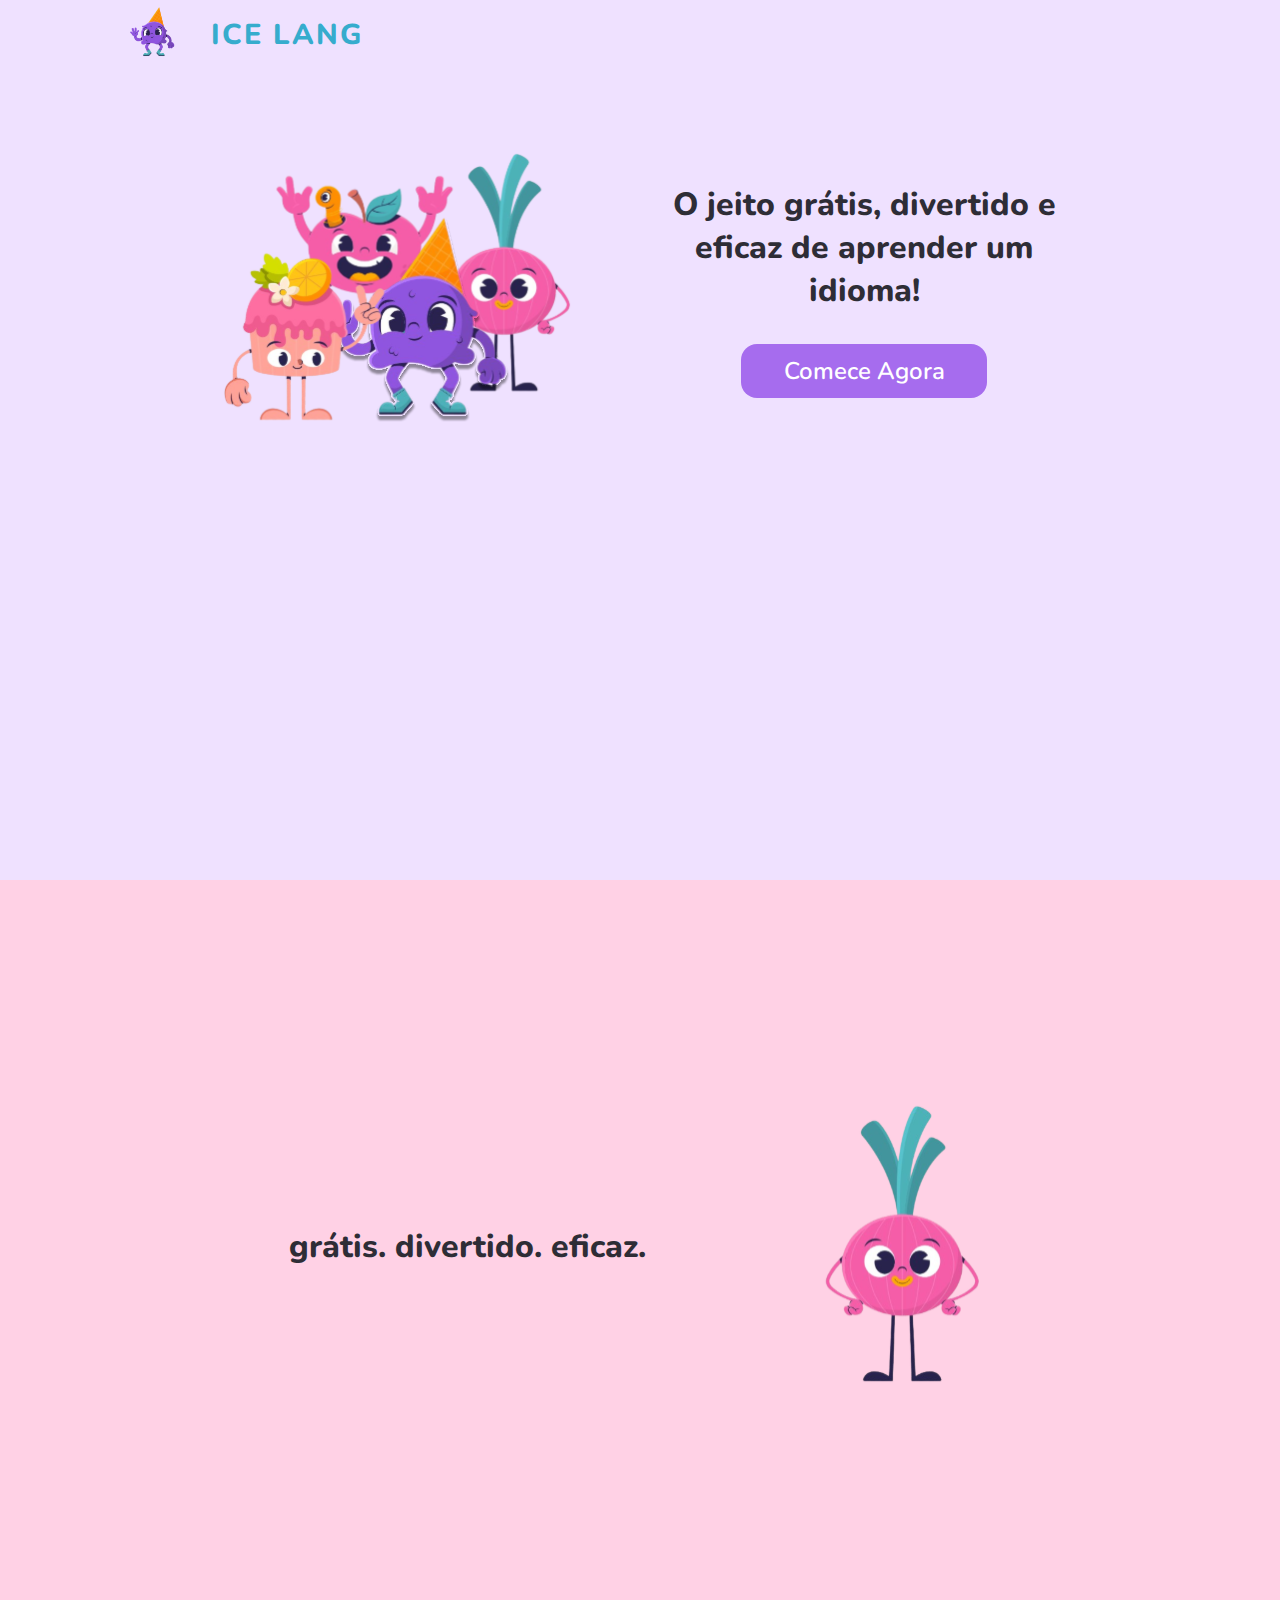
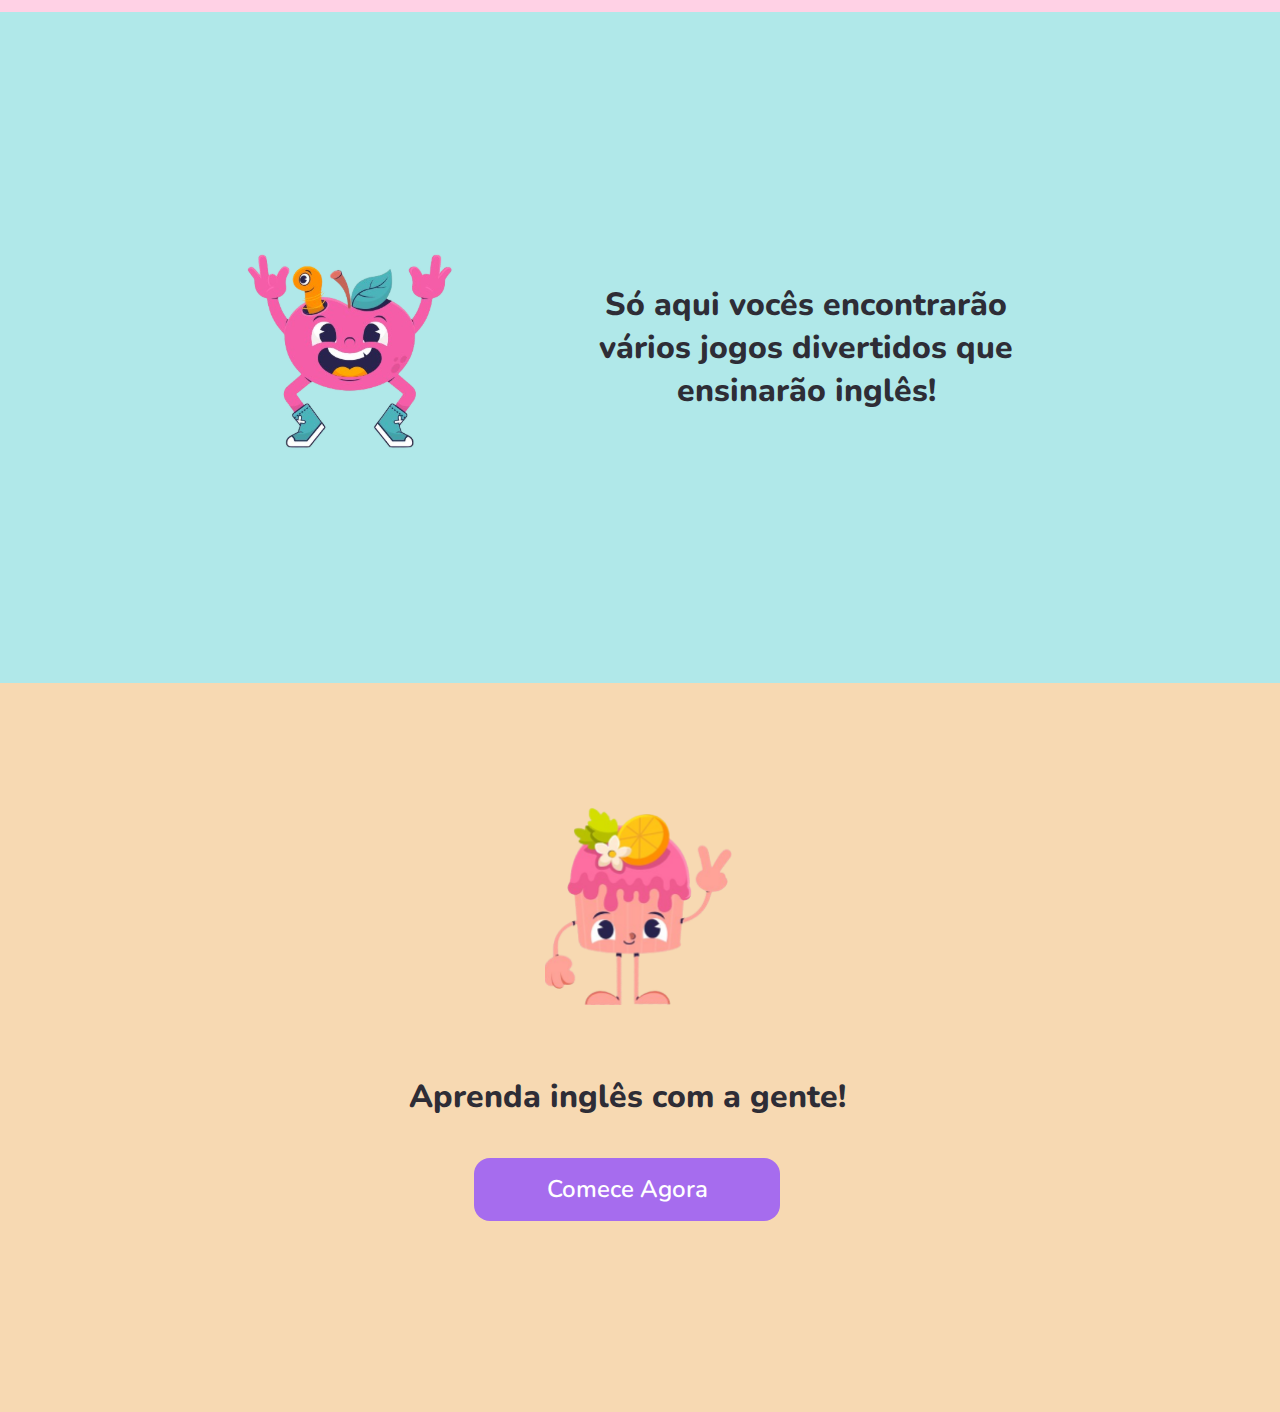
<file: index.html>
<!DOCTYPE html>
<html lang="pt-br">
<head>
    <meta charset="UTF-8">
    <meta name="viewport" content="width=device-width, initial-scale=1.0">
    <link rel="stylesheet" href="style.css">
    <link rel="shortcut icon" href="icon/icon.ico" type="image/x-icon">
    <title>Ice Lang</title>
</head>
<body>

    <header class="header-container">
        <nav class="header-content">
            <div class="header-logo">

                <a class="header-logo-content" href="">
                    <img src="images/ice-bem-vindo.png" alt="">
                </a>

                <a class="header-logo-content text-transform" href="">
                    <span>Ice Lang</span>
                </a>

            </div>

        </nav>
    </header>

    <main>

        <!-- SECTION 1 -->
        <section class="section1-container">

            <div class="section1-content">
                <div class="section1-content-images">
                    <img src="images/Characters-1.svg" alt="">
                </div>
                <div class="section1-content-text">
                    <h1>O jeito grátis, divertido e eficaz de aprender um idioma!</h1>
                    <ul class="section1-button-container">
                        <li class="section1-button-content">
                            <a class="section1-button-link" href="home.html">Comece Agora</a>
                        </li>
                    </ul>
                </div>
            </div>

        </section>

        <!-- SECTION 2 -->
        <section class="section2-container">

            <div class="section2-content">
                <div class="section2-content-text">
                    <h2 class="section2-title">grátis. divertido. eficaz.</h2>
                    <!-- <p class="section2-desc">Venha aprender inglês se divertindo com vários jogos!</p> -->
                </div>
                <div class="section2-content-images">
                    <img class="section2-image" src="images/Character-2.svg" alt="">
                </div>
            </div>

        </section>

        <!-- SECTION 3 -->
         <section class="section3-container">
            <div class="section3-content">
                <div class="section3-content-images">
                    <img class="section3-image" src="images/Character-3.svg" alt="">
                </div>
                <div class="section3-content-text">
                    <h2 class="section3-title">Só aqui vocês encontrarão vários jogos divertidos que ensinarão inglês!</h2>
                    <!-- <p class="section3-desc">Temos Quiz, Flashcards, entre vários outros.</p> -->
                </div>
            </div>
         </section>

         <!-- SECTION 4 -->
          <section class="section4-container">
            <div class="section4-content">
                <div class="section4-content-images">
                    <img class="section4-image" src="images/Character-4.png" alt="">
                </div>
                <div class="section4-content-text">
                    <h2 class="section4-title">Aprenda inglês com a gente!</h2>
                    <ul class="section4-button-container">
                        <li class="section4-button-content">
                            <a class="section4-button-link" href="home.html">Comece Agora</a>
                        </li>
                    </ul>
                </div>
            </div>
          </section>

    </main>

    <footer class="footer-container">
        <div class="footer-content">

        </div>
    </footer>

</body>
</html>
</file>
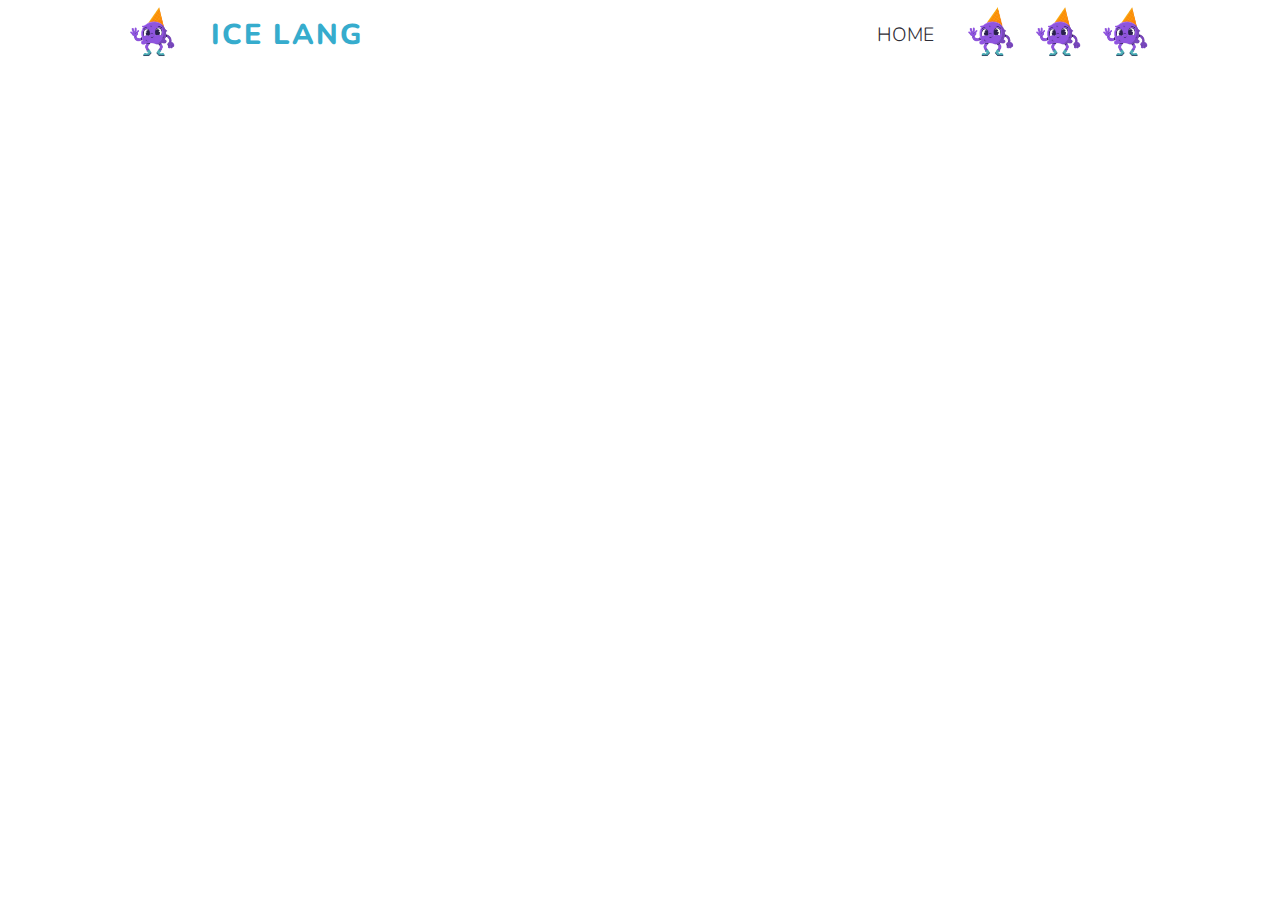
<file: home.html>
<!DOCTYPE html>
<html lang="pt-br">
<head>
    <meta charset="UTF-8">
    <meta name="viewport" content="width=device-width, initial-scale=1.0">
    <link rel="stylesheet" href="style-home.css">
    <link rel="shortcut icon" href="icon/icon.ico" type="image/x-icon">
    
    <title>Home</title>
</head>
<body>

    <header class="header-container">
        <nav class="header-content">

            <div class="header-logo">
                <a class="header-logo-content" href="">
                    <img src="images/ice-bem-vindo.png" alt="">
                </a>
                <a class="header-logo-content text-transform" href="">
                    <span>Ice Lang</span>
                </a>
            </div>

            <div class="header-games">
                <div class="header-games-text">
                    <a class="header-games-link" href="">
                        <span>Home</span>
                    </a>
                </div>
                <div class="header-games-icons">
                    <a class="header-games-link" href="">
                        <img src="images/ice-bem-vindo.png" alt="">
                    </a>
                    <a class="header-games-link" href="">
                        <img src="images/ice-bem-vindo.png" alt="">
                    </a>
                    <a class="header-games-link" href="">
                        <img src="images/ice-bem-vindo.png" alt="">
                    </a>
                </div>
            </div>

        </nav>
    </header>

    <main>
        <section class="section-container">
            <div class="section-content">

            </div>
        </section>
    </main>

    <footer>
    </footer>
</body>
</html>
</file>
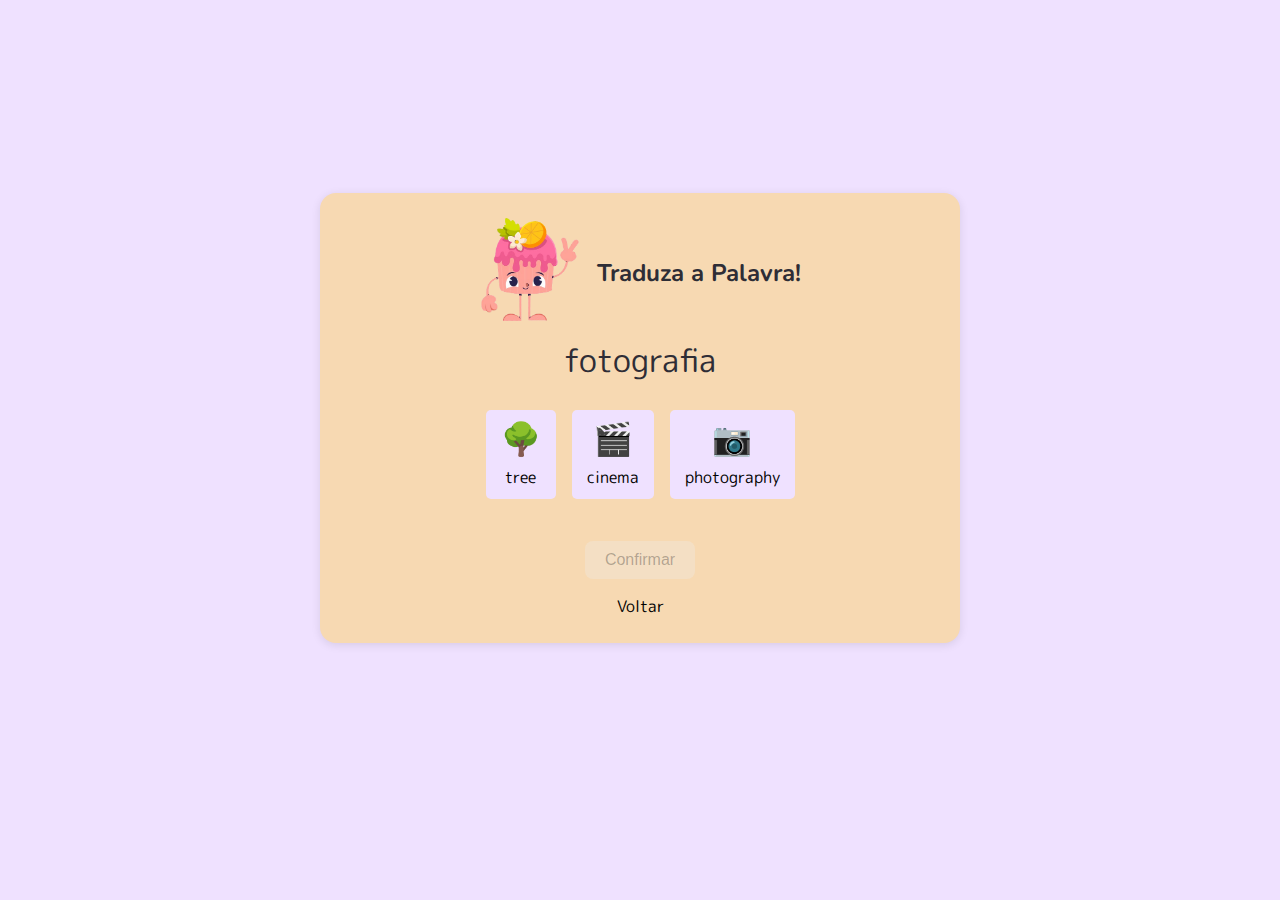
<file: pages/game-1/game1.html>
<!DOCTYPE html>
<html lang="pt-br">
<head>
    <meta charset="UTF-8">
    <meta name="viewport" content="width=device-width, initial-scale=1.0">
    <link rel="stylesheet" href="style.css">
    <title>Game 1</title>
</head>
<body>
    <div class="game-background" >
        <div class="game-container" id="game-container">
            <div class="game-text">
                <img class="game-image-1" src="../../images/bolinho-personagem 1.png" alt="">
                <h2 class="content-text">Traduza a Palavra!</h2>
            </div>
            <p class="content-word" id="word-to-translate">[Palavra em Português]</p>
            <div id="options-container"></div>
            <p id="feedback"></p>
            <button id="check-button" disabled>Confirmar</button>
            <a class="return-text" href="../../home.html">Voltar</a>
        </div>
    </div>
    <script src="script.js"></script>
</body>
</html>
</file>
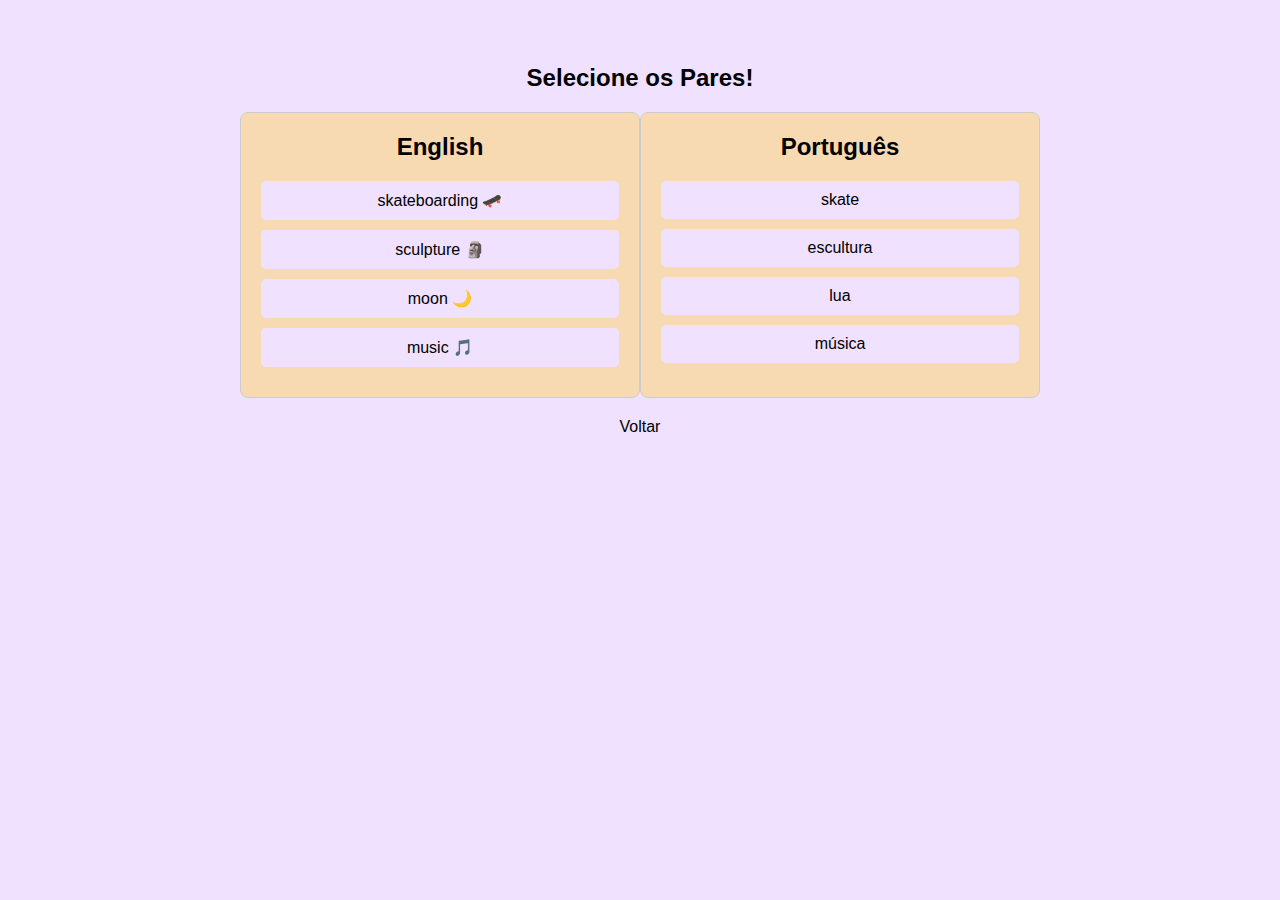
<file: pages/game-2/game2.html>
<!DOCTYPE html>
<html lang="pt-br">
<head>
    <meta charset="UTF-8">
    <meta name="viewport" content="width=device-width, initial-scale=1.0">
    <link rel="stylesheet" href="style.css">
    <title>Game 2</title>
</head>
<body>
    <div class="game-background">
        <h2>Selecione os Pares!</h2>
        <div class="game-container" id="game-container">

            <div class="side" id="english-side">
                <h2>English</h2>
                <ul id="english-list">
                </ul>
            </div>
            <div class="side" id="portuguese-side">
                <h2>Português</h2>
                <ul id="portuguese-list">
                </ul>
            </div>

        </div>
        <div id="message"></div>
        <a class="return-text" href="../../home.html">Voltar</a>
    </div>
    <script src="script.js"></script>
</body>
</html>
</file>
<file: style.css>
@import url('https://fonts.googleapis.com/css2?family=M+PLUS+Rounded+1c&family=Nunito:ital,wght@0,200..1000;1,200..1000&display=swap');

@import url(styles/header.css);
@import url(styles/section1.css);
@import url(styles/section2.css);
@import url(styles/section3.css);
@import url(styles/section4.css);
@import url(styles/footer.css);

:root {
    --primary-font: "M PLUS Rounded 1c", serif;
    --second-font: "Nunito", sans-serif;
    --color-black: #000;
    --color-gray: #2E2D36;
    --color-white: #fff;
    --color-purple: #A66CEE;
    --color-purple2: #9b65dd;
    --color-blue: #36ACCD;

    --background-color1: #EFE1FF;
    --background-color2: #FFD1E5;
    --background-color3: #B0E8E9;
    --background-color4: #F7D9B2;
}

* {
    padding: 0;
    margin: 0;
    box-sizing: border-box;
}

html, body {
    font-family: var(--second-font);
    color: var(--color-black);
}

a {
    text-decoration: none;
}

ul {
    list-style: none;
}
</file>
<file: style-home.css>
@import url('https://fonts.googleapis.com/css2?family=M+PLUS+Rounded+1c&family=Nunito:ital,wght@0,200..1000;1,200..1000&display=swap');

@import url(styles-home/header.css);

:root {
    --primary-font: "M PLUS Rounded 1c", serif;
    --second-font: "Nunito", sans-serif;
    --color-black: #000;
    --color-gray: #2E2D36;
    --color-white: #fff;
    --color-purple: #A66CEE;
    --color-purple2: #9b65dd;
    --color-blue: #36ACCD;

    --background-color1: #EFE1FF;
    --background-color2: #FFD1E5;
    --background-color3: #B0E8E9;
    --background-color4: #F7D9B2;
}

* {
    padding: 0;
    margin: 0;
    box-sizing: border-box;
}

html, body {
    font-family: var(--second-font);
    color: var(--color-black);
}

a {
    text-decoration: none;
}

ul {
    list-style: none;
}
</file>
<file: pages/game-1/style.css>
/* PRESETS */

@import url('https://fonts.googleapis.com/css2?family=M+PLUS+Rounded+1c&family=Nunito:ital,wght@0,200..1000;1,200..1000&display=swap');

* {
    padding: 0;
    margin: 0;
}

:root {
    --primary-font: "M PLUS Rounded 1c", serif;
    --second-font: "Nunito", sans-serif;
    --color-black: #000;
    --color-gray: #2E2D36;
    --color-white: #fff;
    --color-purple: #A66CEE;
    --color-purple2: #9b65dd;
    --color-blue: #36ACCD;

    --background-color1: #EFE1FF;
    --background-color2: #FFD1E5;
    --background-color3: #B0E8E9;
    --background-color4: #F7D9B2;
}

a {
    text-decoration: none;
    color: var(--color-black);
}

/* STYLE */

.game-background {
    background-color: var(--background-color1);
    width: 100%;
    height: 100vh;
    display: flex;
    align-items: center;
    justify-content: center;
}

.game-container {
    background-color: var(--background-color4);
    width: 40rem;
    height: 450px;
    border-radius: 1rem;
    box-shadow: 0 2px 10px rgba(0, 0, 0, 0.1);
    display: flex;
    flex-direction: column;
    align-items: center;
    justify-content: center;
    gap: 1rem;
    font-family: var(--second-font);
    color: var(--color-gray);
    margin: 0% 0% 5% 0% ;
}

.game-text {
    display: flex;
    align-items: center;
    justify-content: center;
    gap: 1rem;
}

.game-text > img {
     width: 8vw;
}

.content-text {
    margin: 2% 0% 0% 0%;
}

.content-word {
    font-family: var(--primary-font);
    font-size: 2rem;
}

#options-container {
    display: flex;
    gap: 1rem;
}

.option-button {
    display: block;
    display: flex;
    align-items: center;
    justify-content: center;
    flex-direction: column;
    gap: 0.5rem;
    margin: 10px auto;
    padding: 10px 15px;
    font-size: 16px;
    cursor: pointer;
    background-color: var(--background-color1);
    border: none;
    border-radius: 5px;
    transition: background-color 0.3s ease;
}

.option-button:hover {
    background-color: var(--color-purple);

}

.option-button-emoji {
    font-size: 2rem;
}

.option-button-text {
    font-family: var(--primary-font);
}

.option-button.selected {
    background-color: var(--color-purple2);
    color: white;
}

#check-button {
    border: none;
    border-radius: 0.5rem;
    padding: 10px 20px;
    font-size: 16px;
    cursor: pointer;
}

#feedback {
    font-weight: bold;
}

.return-text {
    font-family: var(--primary-font);
    transition: .4s;
}

.return-text:hover {
    transform: scale(1.05);
}

@media (min-width: 0px) and (max-width: 850px) {

    .game-background {
        height: 95vh;
    }

    .game-container {
        width: 22rem;
        height: 425px;
    }

    .game-text {
        gap: 0.5rem;
    }

    .game-text > img {
        width: 20vw;
   }
}
</file>
<file: pages/game-2/style.css>
/* PRESETS */

@import url('https://fonts.googleapis.com/css2?family=M+PLUS+Rounded+1c&family=Nunito:ital,wght@0,200..1000;1,200..1000&display=swap');

* {
    padding: 0;
    margin: 0;
}

:root {
    --primary-font: "M PLUS Rounded 1c", serif;
    --second-font: "Nunito", sans-serif;
    --color-black: #000;
    --color-gray: #2E2D36;
    --color-white: #fff;
    --color-purple: #A66CEE;
    --color-purple2: #9b65dd;
    --color-blue: #36ACCD;

    --background-color1: #EFE1FF;
    --background-color2: #FFD1E5;
    --background-color3: #B0E8E9;
    --background-color4: #F7D9B2;
}

a {
    text-decoration: none;
    color: var(--color-black);
}

/* STYLE */

/* styles.css */

body {
    font-family: Arial, sans-serif;
    text-align: center;
    background-color: var(--background-color1);
    margin: 0;
    padding: 5% 0% 0% 0%;
  }
  
  #game-container {
    display: flex;
    justify-content: space-around;
    margin: 20px auto;
    max-width: 800px;
  }
  
  .side {
    width: 80%;
    background-color: var(--background-color4);
    padding: 20px;
    border: 1px solid #ccc;
    border-radius: 8px;
  }
  
  h2 {
    margin-bottom: 20px;
  }
  
  ul {
    list-style: none;
    padding: 0;
  }
  
  li {
    padding: 10px;
    margin: 10px 0;
    background: var(--background-color1);
    border-radius: 5px;
    cursor: pointer;
  }
  
  li.correct {
    background: #d4edda;
    border-color: #28a745;
  }
  
  li.wrong {
    background: #f8d7da;
    border-color: #dc3545;
  }
  
  li:hover {
    background-color: var(--color-purple);
  }
  
  #message {
    margin: 10px auto 20px;
    font-size: 18px;
    font-weight: bold;
  }
  
  @media (min-width: 0px) and (max-width: 850px) {
    #game-container {
      display: flex;
      flex-direction: column;
      align-items: center;
      justify-content: center;
    }
  }
</file>
